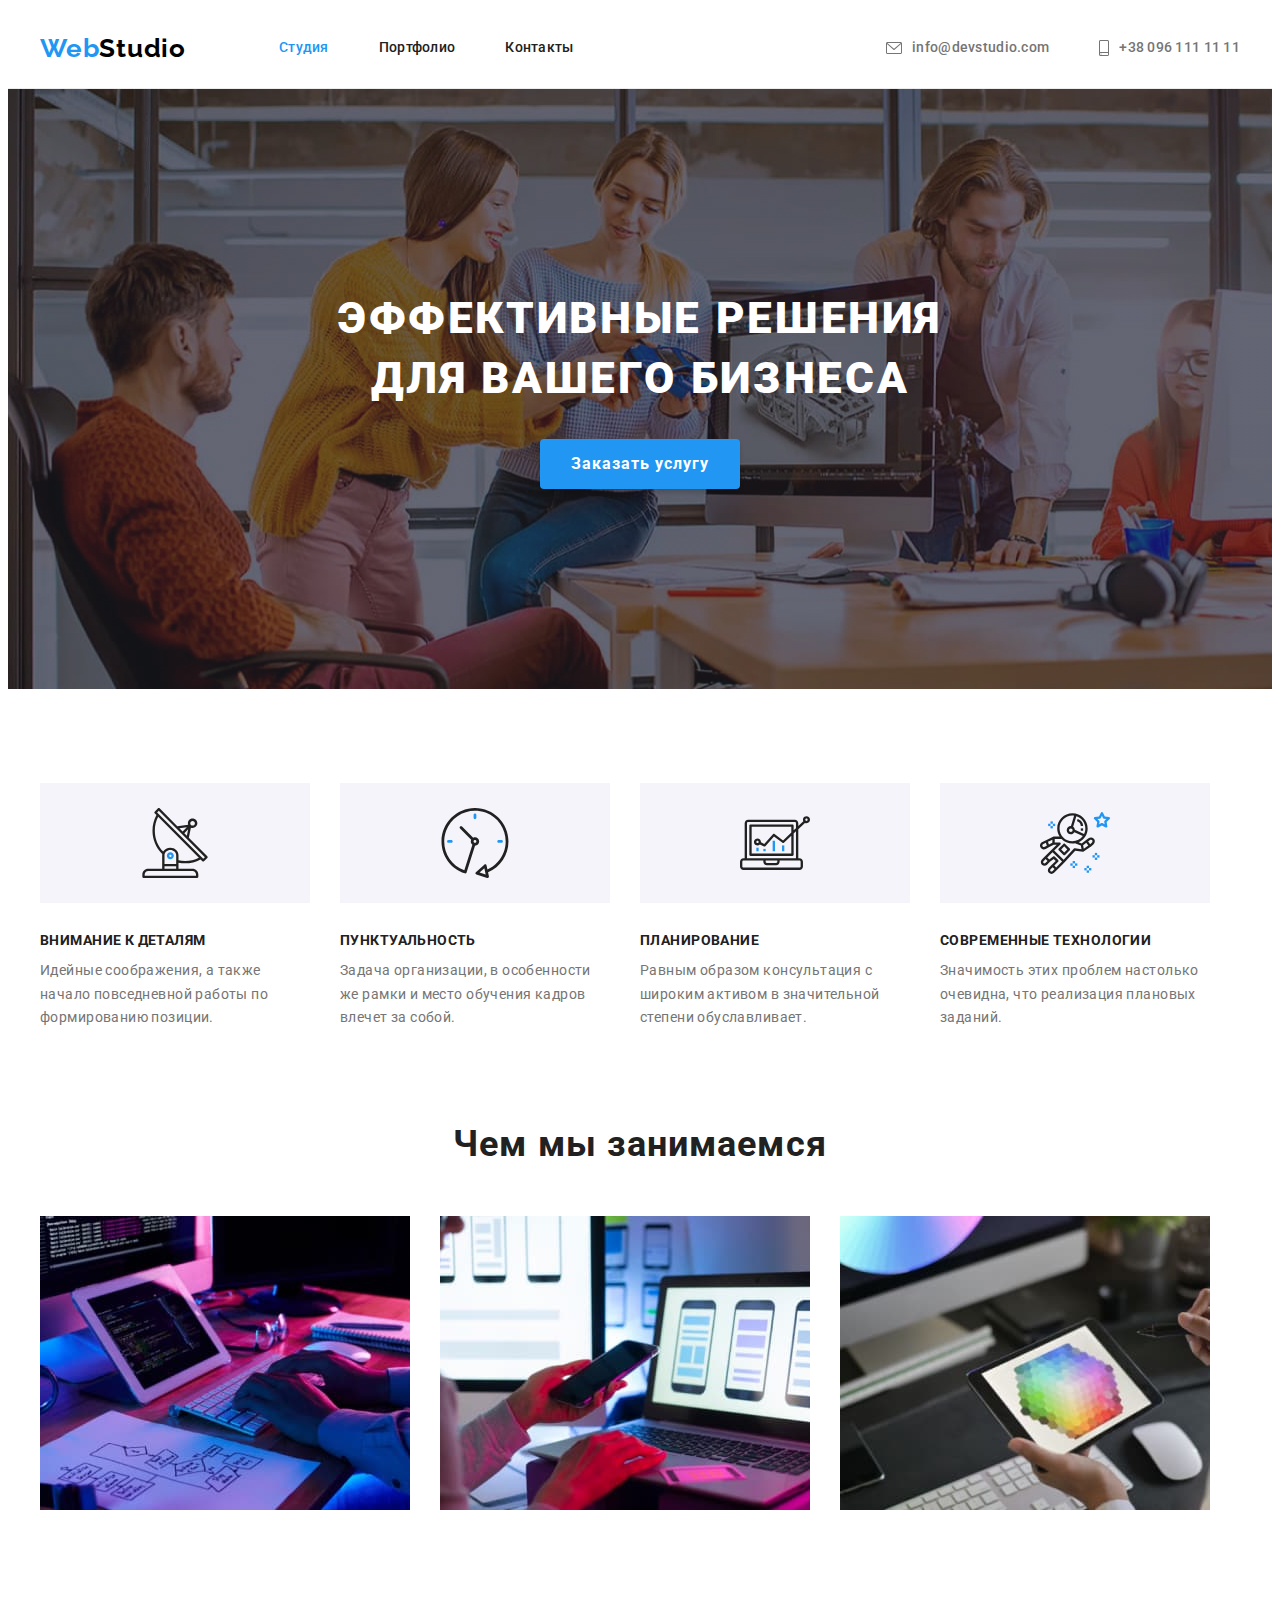
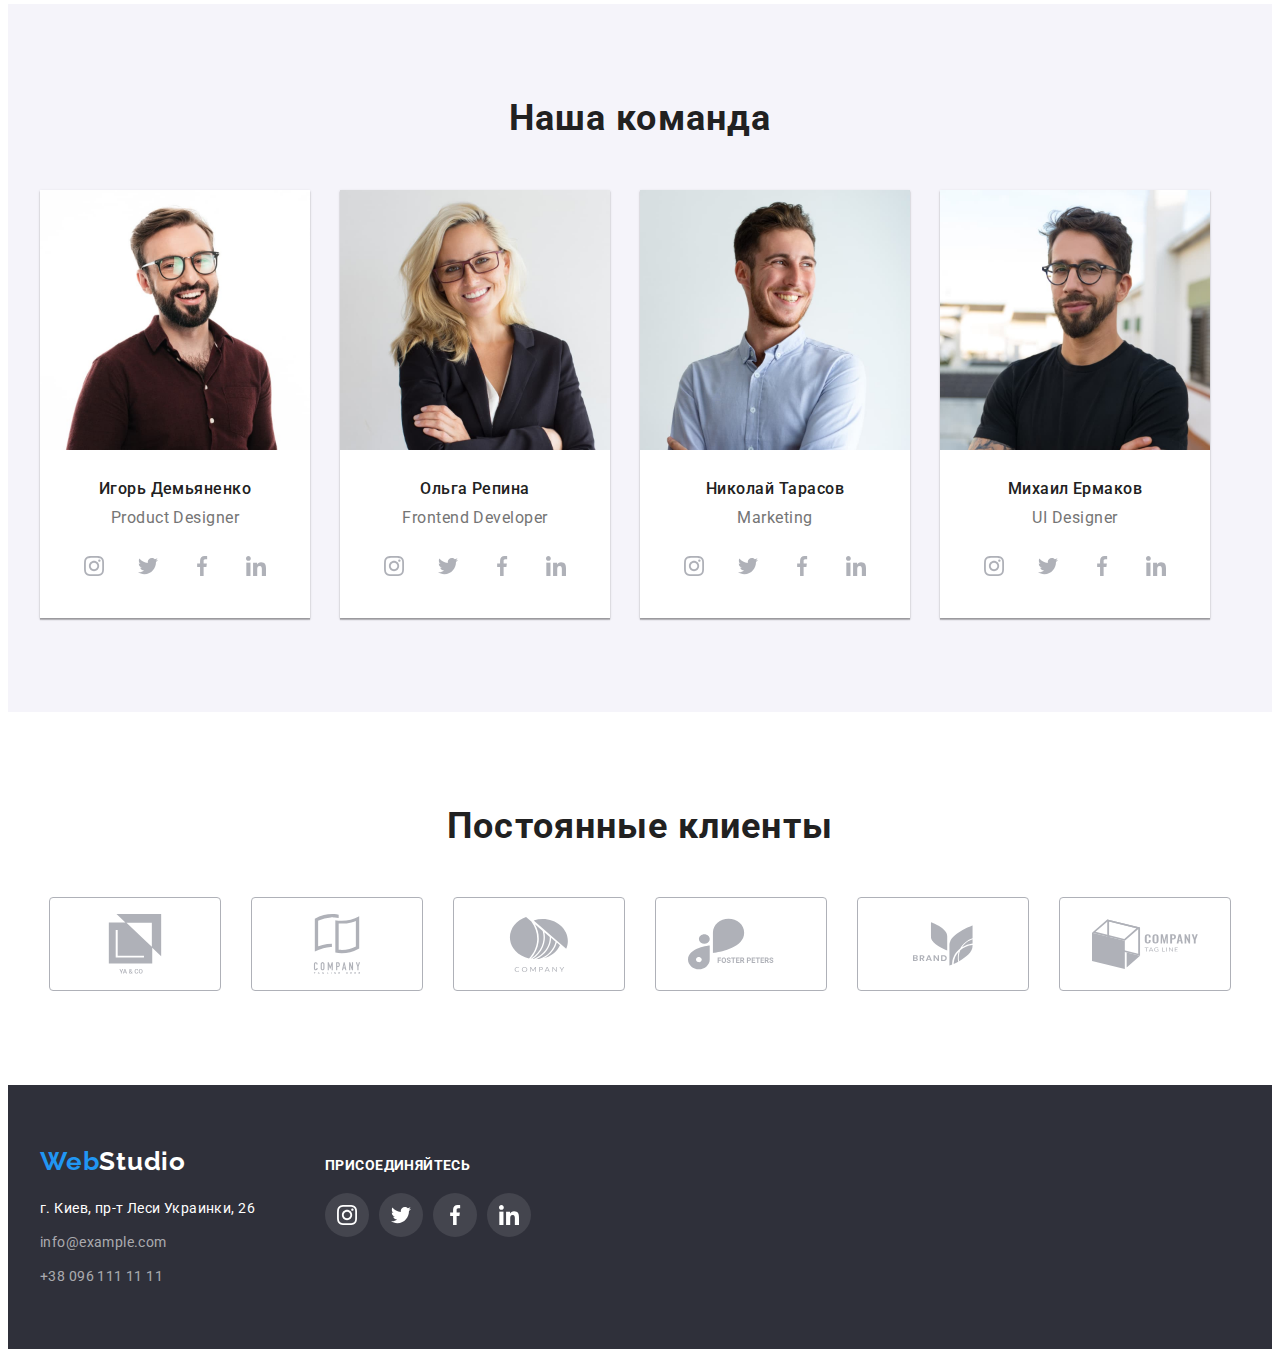
<file: index.html>
<!DOCTYPE html>
<html lang="ru">
  <head>
    <meta charset="UTF-8" />
    <meta http-equiv="X-UA-Compatible" content="IE=edge" />
    <meta name="viewport" content="width=, initial-scale=1.0" />
    <link
      rel="stylesheet"
      href="https://cdnjs.cloudflare.com/ajax/libs/modern-normalize/1.1.0/modern-normalize.min.css"
      integrity="sha512-wpPYUAdjBVSE4KJnH1VR1HeZfpl1ub8YT/NKx4PuQ5NmX2tKuGu6U/JRp5y+Y8XG2tV+wKQpNHVUX03MfMFn9Q=="
      crossorigin="anonymous"
      referrerpolicy="no-referrer"
    />
    <link rel="stylesheet" href="./css/styles.css" />
    <link rel="preconnect" href="https://fonts.googleapis.com" />
    <link rel="preconnect" href="https://fonts.gstatic.com" crossorigin />
    <link
      href="https://fonts.googleapis.com/css2?family=Raleway:wght@700&family=Roboto:wght@400;500;700;900&display=swap"
      rel="stylesheet"
    />
    <title>WebStudio</title>
  </head>
  <body>
    <header class="header">
      <div class="container header-flex">
        <a href="./index.html" class="header-logo"
          ><span class="header-logo-color">Web</span>Studio</a
        >
        <nav class="header-nav">
          <ul class="header-list">
            <li class="header-item">
              <a href="./index.html" class="header-link"
                ><span class="header-link-color">Студия</span></a
              >
            </li>
            <li class="header-item">
              <a href="./portfolio.html" class="header-link">Портфолио</a>
            </li>
            <li class="header-item">
              <a href="" class="header-link">Контакты</a>
            </li>
          </ul>
        </nav>
        <ul class="header-contact-list">
          <li class="header-contact-item">
            <a href="mailto:info@devstudio.com" class="header-contact-mail">
              <svg class="contact-item" width="16px" height="12px">
                <use href="./images/symbol-defs.svg#icon-envelope-hover"></use>
              </svg>
              info@devstudio.com</a
            >
          </li>
          <li class="header-contact-item">
            <a href="tel:+380961111111" class="header-contact-tel"
              ><svg class="contact-item" width="10px" height="16px">
                <use href="./images/symbol-defs.svg#icon-smartphone"></use>
              </svg>
              +38 096 111 11 11</a
            >
          </li>
        </ul>
      </div>
    </header>
    <main>
      <section class="hero">
        <div class="container hero-flex">
          <h1 class="hero-headline">Эффективные решения для вашего бизнеса</h1>
          <button type="button" class="hero-btn">Заказать услугу</button>
        </div>
      </section>
      <section class="softskills">
        <div class="container">
          <ul class="softskills-list">
            <li class="softskills-item">
              <div class="softskills-img">
                <svg class="softskills-icon" width="70px" height="70px">
                  <use href="./images/symbol-defs.svg#icon-antenna"></use>
                </svg>
              </div>
              <h3 class="softskills-headline">Внимание к деталям</h3>
              <p class="softskills-text">
                Идейные соображения, а также начало повседневной работы по
                формированию позиции.
              </p>
            </li>
            <li class="softskills-item">
              <div class="softskills-img">
                <svg class="softskills-icon" width="70px" height="70px">
                  <use href="./images/symbol-defs.svg#icon-clock"></use>
                </svg>
              </div>
              <h3 class="softskills-headline">Пунктуальность</h3>
              <p class="softskills-text">
                Задача организации, в особенности же рамки и место обучения
                кадров влечет за собой.
              </p>
            </li>
            <li class="softskills-item">
              <div class="softskills-img">
                <svg class="softskills-icon" width="70px" height="70px">
                  <use href="./images/symbol-defs.svg#icon-diagram"></use>
                </svg>
              </div>
              <h3 class="softskills-headline">Планирование</h3>
              <p class="softskills-text">
                Равным образом консультация с широким активом в значительной
                степени обуславливает.
              </p>
            </li>
            <li class="softskills-item">
              <div class="softskills-img">
                <svg class="softskills-icon" width="70px" height="70px">
                  <use href="./images/symbol-defs.svg#icon-astronaut"></use>
                </svg>
              </div>
              <h3 class="softskills-headline">Современные технологии</h3>
              <p class="softskills-text">
                Значимость этих проблем настолько очевидна, что реализация
                плановых заданий.
              </p>
            </li>
          </ul>
        </div>
      </section>
      <section class="occupation">
        <div class="container">
          <h2 class="occupation-headline">Чем мы занимаемся</h2>
          <ul class="occupation-list">
            <li class="occupation-item">
              <img
                src="./images/what-we-do1.jpg"
                width="370"
                height="294"
                alt="Чем занимается компания"
              />
            </li>
            <li class="occupation-item">
              <img
                src="./images/what-we-do2.jpg"
                width="370"
                height="294"
                alt="Чем занимается компания"
              />
            </li>
            <li class="occupation-item">
              <img
                src="./images/what-we-do3.jpg"
                width="370"
                height="294"
                alt="Чем занимается компания"
              />
            </li>
          </ul>
        </div>
      </section>
      <section class="team">
        <div class="container">
          <h2 class="team-headline">Наша команда</h2>
          <ul class="team-list">
            <li class="team-item">
              <img
                src="./images/worker1.jpg"
                width="270"
                height="260"
                alt="Работник компании"
              />
              <div class="team-flex">
                <h3 class="team-name">Игорь Демьяненко</h3>
                <p class="team-text">Product Designer</p>
                <ul class="team-soc">
                  <li class="team-soc-item">
                    <a href="" class="team-soc-link">
                      <svg class="team-soc-icon" width="20px" height="20px">
                        <use
                          href="./images/symbol-defs.svg#icon-instagram"
                        ></use>
                      </svg>
                    </a>
                  </li>
                  <li class="team-soc-item">
                    <a href="" class="team-soc-link">
                      <svg class="team-soc-icon" width="20px" height="20px">
                        <use href="./images/symbol-defs.svg#icon-twitter"></use>
                      </svg>
                    </a>
                  </li>
                  <li class="team-soc-item">
                    <a href="" class="team-soc-link">
                      <svg class="team-soc-icon" width="20px" height="20px">
                        <use
                          href="./images/symbol-defs.svg#icon-facebook"
                        ></use>
                      </svg>
                    </a>
                  </li>
                  <li class="team-soc-item">
                    <a href="" class="team-soc-link">
                      <svg class="team-soc-icon" width="20px" height="20px">
                        <use
                          href="./images/symbol-defs.svg#icon-linkedin"
                        ></use>
                      </svg>
                    </a>
                  </li>
                </ul>
              </div>
            </li>
            <li class="team-item">
              <img
                src="./images/worker2.jpg"
                width="270"
                height="260"
                alt="Работник компании"
              />
              <div class="team-flex">
                <h3 class="team-name">Ольга Репина</h3>
                <p class="team-text">Frontend Developer</p>
                <ul class="team-soc">
                  <li class="team-soc-item">
                    <a href="" class="team-soc-link">
                      <svg class="team-soc-icon" width="20px" height="20px">
                        <use
                          href="./images/symbol-defs.svg#icon-instagram"
                        ></use>
                      </svg>
                    </a>
                  </li>
                  <li class="team-soc-item">
                    <a href="" class="team-soc-link">
                      <svg class="team-soc-icon" width="20px" height="20px">
                        <use href="./images/symbol-defs.svg#icon-twitter"></use>
                      </svg>
                    </a>
                  </li>
                  <li class="team-soc-item">
                    <a href="" class="team-soc-link">
                      <svg class="team-soc-icon" width="20px" height="20px">
                        <use
                          href="./images/symbol-defs.svg#icon-facebook"
                        ></use>
                      </svg>
                    </a>
                  </li>
                  <li class="team-soc-item">
                    <a href="" class="team-soc-link">
                      <svg class="team-soc-icon" width="20px" height="20px">
                        <use
                          href="./images/symbol-defs.svg#icon-linkedin"
                        ></use>
                      </svg>
                    </a>
                  </li>
                </ul>
              </div>
            </li>
            <li class="team-item">
              <img
                src="./images/worker3.jpg"
                width="270"
                height="260"
                alt="Работник компании"
              />
              <div class="team-flex">
                <h3 class="team-name">Николай Тарасов</h3>
                <p class="team-text">Marketing</p>
                <ul class="team-soc">
                  <li class="team-soc-item">
                    <a href="" class="team-soc-link">
                      <svg class="team-soc-icon" width="20px" height="20px">
                        <use
                          href="./images/symbol-defs.svg#icon-instagram"
                        ></use>
                      </svg>
                    </a>
                  </li>
                  <li class="team-soc-item">
                    <a href="" class="team-soc-link">
                      <svg class="team-soc-icon" width="20px" height="20px">
                        <use href="./images/symbol-defs.svg#icon-twitter"></use>
                      </svg>
                    </a>
                  </li>
                  <li class="team-soc-item">
                    <a href="" class="team-soc-link">
                      <svg class="team-soc-icon" width="20px" height="20px">
                        <use
                          href="./images/symbol-defs.svg#icon-facebook"
                        ></use>
                      </svg>
                    </a>
                  </li>
                  <li class="team-soc-item">
                    <a href="" class="team-soc-link">
                      <svg class="team-soc-icon" width="20px" height="20px">
                        <use
                          href="./images/symbol-defs.svg#icon-linkedin"
                        ></use>
                      </svg>
                    </a>
                  </li>
                </ul>
              </div>
            </li>
            <li class="team-item">
              <img
                src="./images/worker4.jpg"
                width="270"
                height="260"
                alt="Работник компании"
              />
              <div class="team-flex">
                <h3 class="team-name">Михаил Ермаков</h3>
                <p class="team-text">UI Designer</p>
                <ul class="team-soc">
                  <li class="team-soc-item">
                    <a href="" class="team-soc-link">
                      <svg class="team-soc-icon" width="20px" height="20px">
                        <use
                          href="./images/symbol-defs.svg#icon-instagram"
                        ></use>
                      </svg>
                    </a>
                  </li>
                  <li class="team-soc-item">
                    <a href="" class="team-soc-link">
                      <svg class="team-soc-icon" width="20px" height="20px">
                        <use href="./images/symbol-defs.svg#icon-twitter"></use>
                      </svg>
                    </a>
                  </li>
                  <li class="team-soc-item">
                    <a href="" class="team-soc-link">
                      <svg class="team-soc-icon" width="20px" height="20px">
                        <use
                          href="./images/symbol-defs.svg#icon-facebook"
                        ></use>
                      </svg>
                    </a>
                  </li>
                  <li class="team-soc-item">
                    <a href="" class="team-soc-link">
                      <svg class="team-soc-icon" width="20px" height="20px">
                        <use
                          href="./images/symbol-defs.svg#icon-linkedin"
                        ></use>
                      </svg>
                    </a>
                  </li>
                </ul>
              </div>
            </li>
          </ul>
        </div>
      </section>
      <section class="clients">
        <div class="container">
          <h2 class="clients-headline">Постоянные клиенты</h2>
          <ul class="client-list">
            <li class="client-item">
              <a href="" class="client-link">
                <svg class="client-icon" width="106px" height="60px">
                  <use href="./images/symbol-defs.svg#icon-group-one"></use>
                </svg>
              </a>
            </li>
            <li class="client-item">
              <a href="" class="client-link">
                <svg class="client-icon" width="106px" height="60px">
                  <use href="./images/symbol-defs.svg#icon-group-two"></use>
                </svg>
              </a>
            </li>
            <li class="client-item">
              <a href="" class="client-link">
                <svg class="client-icon" width="106px" height="60px">
                  <use href="./images/symbol-defs.svg#icon-group-three"></use>
                </svg>
              </a>
            </li>
            <li class="client-item">
              <a href="" class="client-link">
                <svg class="client-icon" width="106px" height="60px">
                  <use href="./images/symbol-defs.svg#icon-group-four"></use>
                </svg>
              </a>
            </li>
            <li class="client-item">
              <a href="" class="client-link">
                <svg class="client-icon" width="106px" height="60px">
                  <use href="./images/symbol-defs.svg#icon-group-five"></use>
                </svg>
              </a>
            </li>
            <li class="client-item">
              <a href="" class="client-link">
                <svg class="client-icon" width="106px" height="60px">
                  <use href="./images/symbol-defs.svg#icon-group-six"></use>
                </svg>
              </a>
            </li>
          </ul>
        </div>
      </section>
    </main>
    <footer class="footer">
      <div class="container footer-flex">
        <div class="address-flex">
          <a href="./index.html" class="footer-logo"
            ><span class="header-logo-color">Web</span>Studio</a
          >
          <address class="address">
            <ul class="footer-list">
              <li class="footer-item">
                <a
                  href="https://bit.ly/3pXMvUd"
                  target="_blank"
                  rel="noopener noreferrer"
                  class="map-link"
                  >г. Киев, пр-т Леси Украинки, 26</a
                >
              </li>
              <li class="footer-item">
                <a href="mailto:info@example.com" class="footer-contact-mail"
                  >info@example.com</a
                >
              </li>
              <li class="footer-item">
                <a href="tel:+380961111111" class="footer-contact-tel"
                  >+38 096 111 11 11</a
                >
              </li>
            </ul>
          </address>
        </div>
        <div class="social">
          <h3 class="social-headline">присоединяйтесь</h3>

          <ul class="social-soc">
            <li class="team-soc-item">
              <a href="" class="social-soc-link">
                <svg class="social-soc-icon" width="20px" height="20px">
                  <use href="./images/symbol-defs.svg#icon-instagram"></use>
                </svg>
              </a>
            </li>
            <li class="team-soc-item">
              <a href="" class="social-soc-link">
                <svg class="social-soc-icon" width="20px" height="20px">
                  <use href="./images/symbol-defs.svg#icon-twitter"></use>
                </svg>
              </a>
            </li>
            <li class="team-soc-item">
              <a href="" class="social-soc-link">
                <svg class="social-soc-icon" width="20px" height="20px">
                  <use href="./images/symbol-defs.svg#icon-facebook"></use>
                </svg>
              </a>
            </li>
            <li class="team-soc-item">
              <a href="" class="social-soc-link">
                <svg class="social-soc-icon" width="20px" height="20px">
                  <use href="./images/symbol-defs.svg#icon-linkedin"></use>
                </svg>
              </a>
            </li>
          </ul>
        </div>
      </div>
    </footer>
  </body>
</html>
</file>
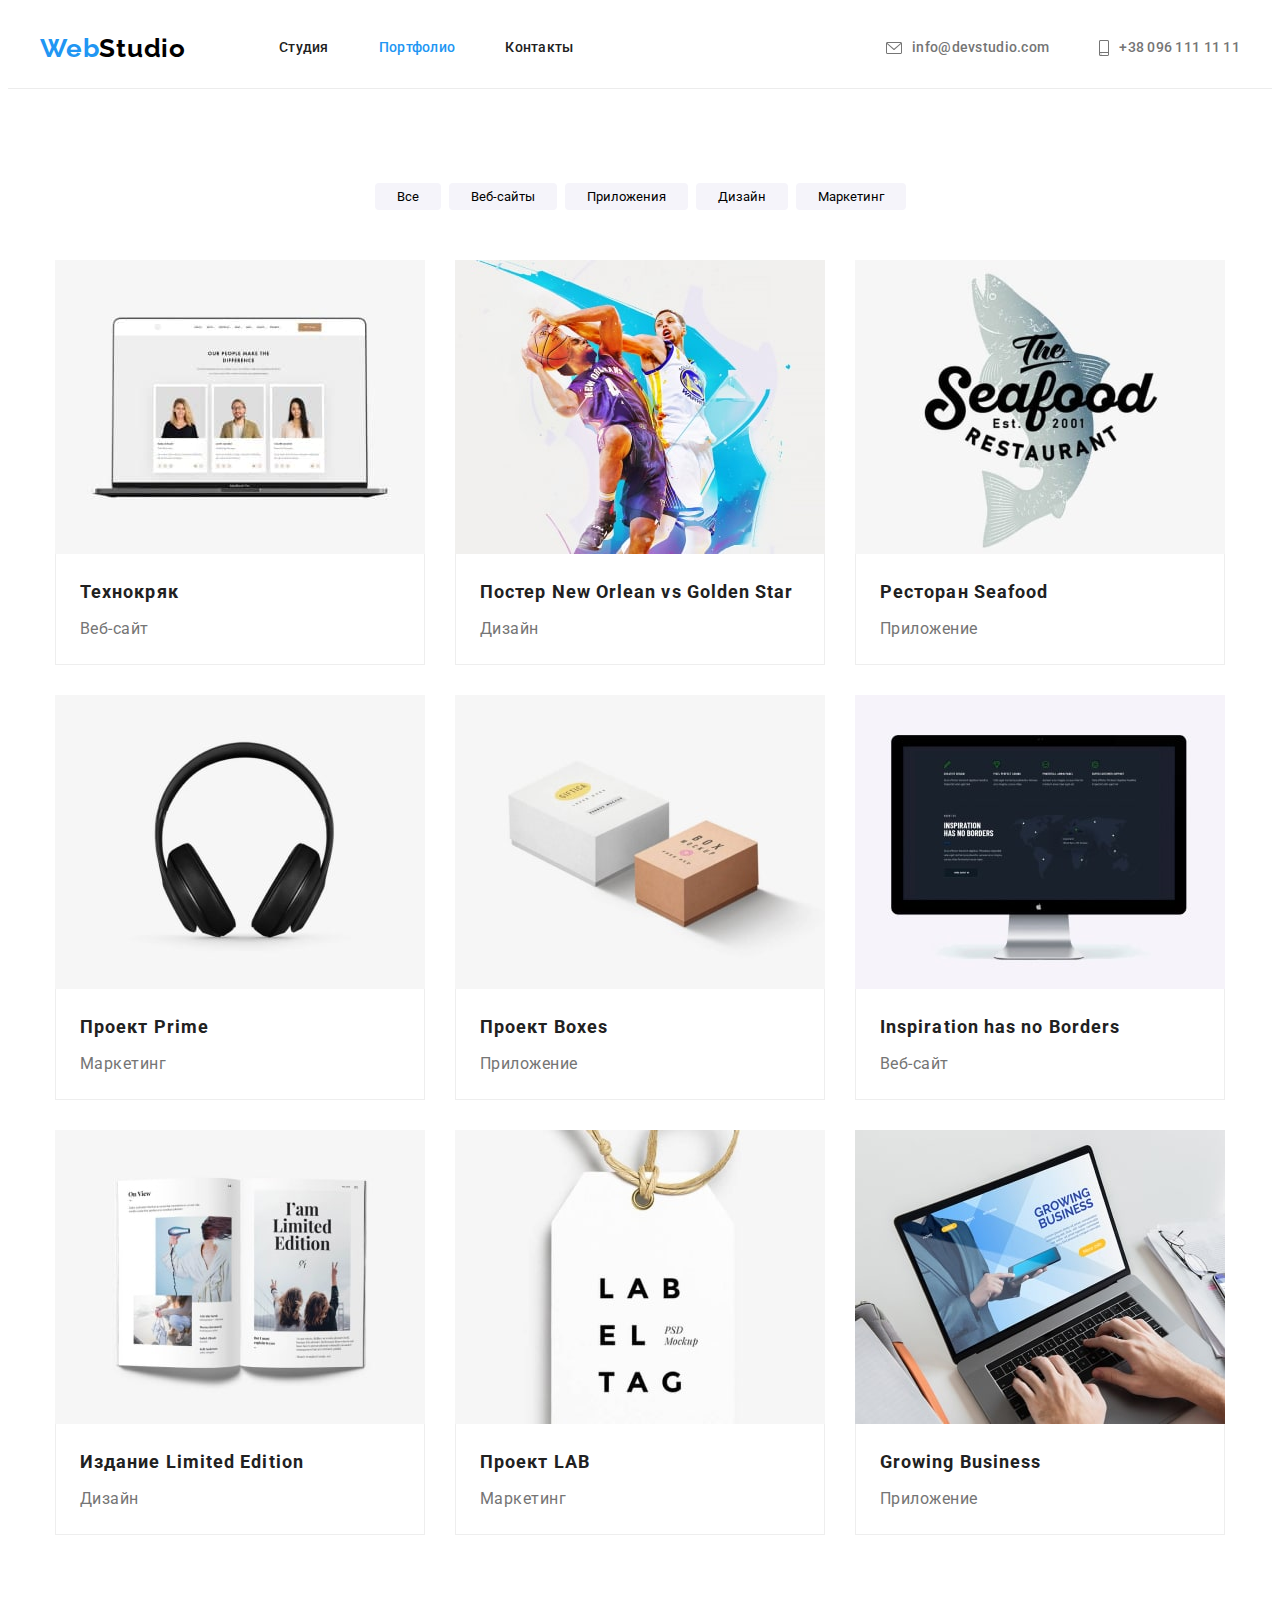
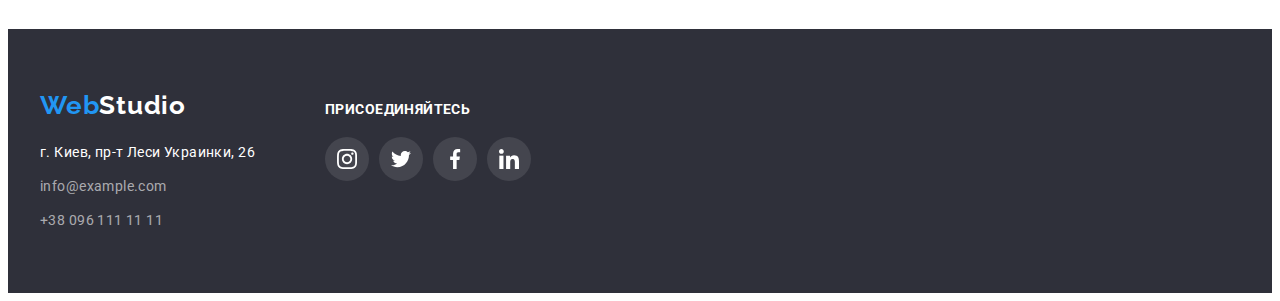
<file: portfolio.html>
<!DOCTYPE html>
<html lang="ru">
  <head>
    <meta charset="UTF-8" />
    <meta http-equiv="X-UA-Compatible" content="IE=edge" />
    <meta name="viewport" content="width=, initial-scale=1.0" />
    <link
      rel="stylesheet"
      href="https://cdnjs.cloudflare.com/ajax/libs/modern-normalize/1.1.0/modern-normalize.min.css"
      integrity="sha512-wpPYUAdjBVSE4KJnH1VR1HeZfpl1ub8YT/NKx4PuQ5NmX2tKuGu6U/JRp5y+Y8XG2tV+wKQpNHVUX03MfMFn9Q=="
      crossorigin="anonymous"
      referrerpolicy="no-referrer"
    />
    <link rel="stylesheet" href="./css/styles.css" />
    <link rel="preconnect" href="https://fonts.googleapis.com" />
    <link rel="preconnect" href="https://fonts.gstatic.com" crossorigin />
    <link
      href="https://fonts.googleapis.com/css2?family=Raleway:wght@700&family=Roboto:wght@400;500;700;900&display=swap"
      rel="stylesheet"
    />
    <title>WebStudio</title>
  </head>
  <body>
    <header class="header">
      <div class="container header-flex">
        <a href="./index.html" class="header-logo"
          ><span class="header-logo-color">Web</span>Studio</a
        >
        <nav class="header-nav">
          <ul class="header-list">
            <li class="header-item">
              <a href="./index.html" class="header-link">Студия</a>
            </li>
            <li class="header-item">
              <a href="./portfolio.html" class="header-link"
                ><span class="header-link-color">Портфолио</span></a
              >
            </li>
            <li class="header-item">
              <a href="" class="header-link">Контакты</a>
            </li>
          </ul>
        </nav>
        <ul class="header-contact-list">
          <li class="header-contact-item">
            <a href="mailto:info@devstudio.com" class="header-contact-mail"
              ><svg class="contact-item" width="16px" height="12px">
                <use href="./images/symbol-defs.svg#icon-envelope-hover"></use>
              </svg>
              info@devstudio.com</a
            >
          </li>
          <li class="header-contact-item">
            <a href="tel:+380961111111" class="header-contact-tel"
              ><svg class="contact-item" width="10px" height="16px">
                <use href="./images/symbol-defs.svg#icon-smartphone"></use>
              </svg>
              +38 096 111 11 11</a
            >
          </li>
        </ul>
      </div>
    </header>
    <main>
      <section class="portfolio">
        <div class="container">
          <ul class="portfolio-nav-list portfolio-flex">
            <li class="portfolio-nav-item">
              <button type="button" class="portfolio-nav-btn">Все</button>
            </li>
            <li class="portfolio-nav-item">
              <button type="button" class="portfolio-nav-btn">Веб-сайты</button>
            </li>
            <li class="portfolio-nav-item">
              <button type="button" class="portfolio-nav-btn">
                Приложения
              </button>
            </li>
            <li class="portfolio-nav-item">
              <button type="button" class="portfolio-nav-btn">Дизайн</button>
            </li>
            <li class="portfolio-nav-item">
              <button type="button" class="portfolio-nav-btn">Маркетинг</button>
            </li>
          </ul>

          <ul class="project-list">
            <li class="project-item">
              <a href="./portfolio.html" class="project-link">
                <img
                  src="./images/project1.jpg"
                  width="370"
                  height="294"
                  alt="Проекты компании"
                />
                <div class="project-flex">
                  <h3 class="project-headline">Технокряк</h3>
                  <p class="project-text">Веб-сайт</p>
                </div>
              </a>
            </li>
            <li class="project-item">
              <a href="./portfolio.html" class="project-link">
                <img
                  src="./images/project2.jpg"
                  width="370"
                  height="294"
                  alt="Проекты компании"
                />
                <div class="project-flex">
                  <h3 class="project-headline">
                    Постер New Orlean vs Golden Star
                  </h3>
                  <p class="project-text">Дизайн</p>
                </div>
              </a>
            </li>
            <li class="project-item">
              <a href="./portfolio.html" class="project-link"
                ><img
                  src="./images/project3.jpg"
                  width="370"
                  height="294"
                  alt="Проекты компании"
                />
                <div class="project-flex">
                  <h3 class="project-headline">Ресторан Seafood</h3>
                  <p class="project-text">Приложение</p>
                </div>
              </a>
            </li>
            <li class="project-item">
              <a href="./portfolio.html" class="project-link"
                ><img
                  src="./images/project4.jpg"
                  width="370"
                  height="294"
                  alt="Проекты компании"
                />
                <div class="project-flex">
                  <h3 class="project-headline">Проект Prime</h3>
                  <p class="project-text">Маркетинг</p>
                </div>
              </a>
            </li>
            <li class="project-item">
              <a href="./portfolio.html" class="project-link"
                ><img
                  src="./images/project5.jpg"
                  width="370"
                  height="294"
                  alt="Проекты компании"
                />
                <div class="project-flex">
                  <h3 class="project-headline">Проект Boxes</h3>
                  <p class="project-text">Приложение</p>
                </div>
              </a>
            </li>
            <li class="project-item">
              <a href="./portfolio.html" class="project-link"
                ><img
                  src="./images/project6.jpg"
                  width="370"
                  height="294"
                  alt="Проекты компании"
                />
                <div class="project-flex">
                  <h3 class="project-headline">Inspiration has no Borders</h3>
                  <p class="project-text">Веб-сайт</p>
                </div>
              </a>
            </li>
            <li class="project-item">
              <a href="./portfolio.html" class="project-link"
                ><img
                  src="./images/project7.jpg"
                  width="370"
                  height="294"
                  alt="Проекты компании"
                />
                <div class="project-flex">
                  <h3 class="project-headline">Издание Limited Edition</h3>
                  <p class="project-text">Дизайн</p>
                </div>
              </a>
            </li>
            <li class="project-item">
              <a href="./portfolio.html" class="project-link"
                ><img
                  src="./images/project8.jpg"
                  width="370"
                  height="294"
                  alt="Проекты компании"
                />
                <div class="project-flex">
                  <h3 class="project-headline">Проект LAB</h3>
                  <p class="project-text">Маркетинг</p>
                </div>
              </a>
            </li>
            <li class="project-item">
              <a href="./portfolio.html" class="project-link"
                ><img
                  src="./images/project9.jpg"
                  width="370"
                  height="294"
                  alt="Проекты компании"
                />
                <div class="project-flex">
                  <h3 class="project-headline">Growing Business</h3>
                  <p class="project-text">Приложение</p>
                </div>
              </a>
            </li>
          </ul>
        </div>
      </section>
    </main>
    <footer class="footer">
      <div class="container footer-flex">
        <div class="address-flex">
          <a href="./index.html" class="footer-logo"
            ><span class="header-logo-color">Web</span>Studio</a
          >
          <address class="address">
            <ul class="footer-list">
              <li class="footer-item">
                <a
                  href="https://bit.ly/3pXMvUd"
                  target="_blank"
                  rel="noopener noreferrer"
                  class="map-link"
                  >г. Киев, пр-т Леси Украинки, 26</a
                >
              </li>
              <li class="footer-item">
                <a href="mailto:info@example.com" class="footer-contact-mail"
                  >info@example.com</a
                >
              </li>
              <li class="footer-item">
                <a href="tel:+380961111111" class="footer-contact-tel"
                  >+38 096 111 11 11</a
                >
              </li>
            </ul>
          </address>
        </div>
        <section class="social">
          <h3 class="social-headline">присоединяйтесь</h3>

          <ul class="social-soc">
            <li class="team-soc-item">
              <a href="" class="social-soc-link">
                <svg class="social-soc-icon" width="20px" height="20px">
                  <use href="./images/symbol-defs.svg#icon-instagram"></use>
                </svg>
              </a>
            </li>
            <li class="team-soc-item">
              <a href="" class="social-soc-link">
                <svg class="social-soc-icon" width="20px" height="20px">
                  <use href="./images/symbol-defs.svg#icon-twitter"></use>
                </svg>
              </a>
            </li>
            <li class="team-soc-item">
              <a href="" class="social-soc-link">
                <svg class="social-soc-icon" width="20px" height="20px">
                  <use href="./images/symbol-defs.svg#icon-facebook"></use>
                </svg>
              </a>
            </li>
            <li class="team-soc-item">
              <a href="" class="social-soc-link">
                <svg class="social-soc-icon" width="20px" height="20px">
                  <use href="./images/symbol-defs.svg#icon-linkedin"></use>
                </svg>
              </a>
            </li>
          </ul>
        </section>
      </div>
    </footer>
  </body>
</html>
</file>
<file: css/styles.css>
body {
  font-family: "Roboto", sans-serif;
  color: #212121;
}

.container {
  width: 1200px;
  margin-left: auto;
  margin-right: auto;
  padding-left: 15px;
  padding-right: 15px;
}

/* Змінні */
:root {
  --first-text-color: #2196f3;
  --second-text-color: #757575;
  --third-text-color: #ffffff;
  --first-background-color: #2f303a;
  --second-background-color: #f5f4fa;
  --first-button-color: #2196f3;
  --second-button-color: #f5f4fa;
}

p,
h1,
h2,
h3,
h4,
h5,
h6 {
  margin: 0;
}

img {
  display: block;
  max-width: 100%;
  height: auto;
}

ul {
  margin: 0;
  padding-left: 0;
}

/* Header */
.header {
  display: flex;
  border-bottom: 1px solid #ececec;
}
section {
  padding-top: 94px;
  padding-bottom: 94px;
}
.header-logo {
  font-family: "Raleway";
  font-style: normal;
  font-weight: 700;
  font-size: 26px;
  line-height: 1.19;
  color: black;
  letter-spacing: 0.03em;
  margin-right: 93px;
}
.header-logo-color {
  color: var(--first-text-color);
}

.header-flex {
  display: flex;
  align-items: center;
}
.header-nav {
}
.header-list {
  display: flex;
  column-gap: 50px;
}
.header-item {
}
.header-link {
  display: block;
  color: #212121;
  font-style: normal;
  font-weight: 500;
  font-size: 14px;
  line-height: 1.14;
  letter-spacing: 0.02em;
  padding-top: 32px;
  padding-bottom: 32px;
}
.header-link:hover,
.header-link:focus {
  color: var(--first-text-color);
}
.header-link-color {
  color: var(--first-text-color);
}
.header-contact-list {
  display: flex;
  margin-left: auto;
  align-items: center;
}
.header-contact-item {
  margin-right: 50px;
}
.header-contact-item:last-child {
  margin-right: 0;
}
.header-contact-mail {
  color: var(--second-text-color);
  font-style: normal;
  font-weight: 500;
  font-size: 14px;
  line-height: 1.14;
  letter-spacing: 0.02em;
  padding-top: 32px;
  padding-bottom: 32px;
  display: flex;
  align-items: center;
}
.header-contact-mail:hover,
.header-contact-mail:focus {
  color: var(--first-text-color);
}
.contact-item {
  margin-right: 10px;
  fill: currentColor;
  padding: 0;
}
.header-contact-tel {
  color: var(--second-text-color);
  font-style: normal;
  font-weight: 500;
  font-size: 14px;
  line-height: 1.14;
  letter-spacing: 0.02em;
  padding-top: 32px;
  padding-bottom: 32px;
  display: flex;
  align-items: center;
}
.header-contact-tel:hover,
.header-contact-tel:focus {
  color: var(--first-text-color);
}
/* Hero */
.hero {
  background-image: linear-gradient(
      rgba(47, 48, 58, 0.4),
      rgba(47, 48, 58, 0.4)
    ),
    url(../images/hero-background.jpg);
  background-repeat: no-repeat;
  max-width: 1600px;
  padding-top: 200px;
  padding-bottom: 200px;
  margin: auto;
}
.hero-flex {
  text-align: center;
}
.hero-headline {
  width: 696px;
  text-transform: uppercase;
  color: var(--third-text-color);
  font-weight: 900;
  font-size: 44px;
  line-height: 1.36;
  letter-spacing: 0.06em;
  margin: auto;
  margin-bottom: 30px;
}
.hero-btn {
  width: 200px;
  height: 50px;
  box-shadow: 0px 4px 4px rgba(0, 0, 0, 0.15);
  background-color: var(--first-button-color);
  border: 0;
  border-radius: 4px;
  cursor: pointer;
  color: var(--third-text-color);
  font-family: "Roboto";
  font-style: normal;
  font-weight: 700;
  font-size: 16px;
  line-height: 1.87;
  letter-spacing: 0.06em;
}

.hero-btn:hover {
  background: #188ce8;
}
/* Softskills */
.softskills {
  padding-bottom: 0;
}
.softskills-list {
  display: flex;
  column-gap: 30px;
}
.softskills-item {
  width: 270px;
}
.softskills-headline {
  text-transform: uppercase;
  font-weight: 700;
  font-size: 14px;
  line-height: 1.14;
  letter-spacing: 0.03em;
  margin-bottom: 10px;
}
.softskills-text {
  color: var(--second-text-color);
  font-size: 14px;
  line-height: 1.71;
  letter-spacing: 0.03em;
}
.softskills-img {
  width: 270px;
  height: 120px;
  background-color: #f5f4fa;
  margin-bottom: 30px;
  display: flex;
  align-items: center;
  justify-content: center;
}
/* Occupation */
.occupation {
}
.occupation-headline {
  font-weight: 700;
  font-size: 36px;
  line-height: 1.16;
  letter-spacing: 0.03em;
  margin-bottom: 50px;
  text-align: center;
}
.occupation-list {
  display: flex;
  column-gap: 30px;
}
.occupation-item {
}
/* Team */
.team {
  background-color: var(--second-background-color);
}
.team-flex {
  background-color: #fff;
  padding-top: 30px;
  padding-bottom: 30px;
}
.team-soc {
  display: flex;
  justify-content: center;
  gap: 10px;
  background-color: #fff;
}
.team-soc-link {
  width: 44px;
  height: 44px;
  background-color: #fff;
  border-radius: 50%;
  display: flex;
  align-items: center;
  justify-content: center;
  color: #afb1b8;
}
.team-soc-link:hover,
.team-soc-link:focus {
  background-color: #2196f3;
  color: #fff;
}
.team-soc-icon {
  fill: currentColor;
}
.team-headline {
  font-weight: 700;
  font-size: 36px;
  line-height: 1.16;
  letter-spacing: 0.03em;
  margin-bottom: 50px;
  text-align: center;
}
.team-list {
  display: flex;
  column-gap: 30px;
}
.team-item {
  box-shadow: 0px 1px 3px rgba(0, 0, 0, 0.12), 0px 1px 1px rgba(0, 0, 0, 0.14),
    0px 2px 1px rgba(0, 0, 0, 0.2);
  text-align: center;
}
.team-name {
  font-weight: 500;
  font-size: 16px;
  line-height: 1.18;
  letter-spacing: 0.03em;
  margin-bottom: 10px;
}
.team-text {
  color: var(--second-text-color);
  font-size: 16px;
  line-height: 1.18;
  letter-spacing: 0.03em;
  margin-bottom: 16px;
}
/* Footer */
.footer {
  background-color: var(--first-background-color);
  padding-top: 60px;
  padding-bottom: 60px;
}
.footer-flex {
  display: flex;
  align-items: baseline;
}
.address-flex {
  margin-right: 70px;
}
.footer-logo {
  color: var(--third-text-color);
  font-family: "Raleway";
  font-style: normal;
  font-weight: 700;
  font-size: 26px;
  line-height: 1.19;
  letter-spacing: 0.03em;
}
.address {
  margin-top: 20px;
}
.footer-list {
}
.footer-item {
  margin-bottom: 10px;
}
.footer-item:last-child {
  margin-bottom: 0px;
}
.map-link {
  color: var(--third-text-color);
  font-style: normal;
  font-size: 14px;
  line-height: 1.71;
  letter-spacing: 0.03em;
}
.map-link:hover,
.map-link:focus {
  color: var(--first-text-color);
}
.footer-contact-mail {
  color: rgba(255, 255, 255, 0.6);
  font-style: normal;
  font-size: 14px;
  line-height: 1.71;
  letter-spacing: 0.03em;
}
.footer-contact-mail:hover,
.footer-contact-mail:focus {
  color: var(--first-text-color);
}
.footer-contact-tel {
  color: rgba(255, 255, 255, 0.6);
  font-style: normal;
  font-size: 14px;
  line-height: 1.71;
  letter-spacing: 0.03em;
}
.footer-contact-tel:hover,
.footer-contact-tel:focus {
  color: var(--first-text-color);
}
/* Portfolio */
.portfolio {
}
.portfolio-flex {
}
.portfolio-nav-list {
  display: flex;
  column-gap: 8px;
  margin: auto;
  margin-bottom: 50px;
}
.portfolio-flex {
  justify-content: center;
}
.portfolio-nav-item {
  font-weight: 500;
  font-size: 16px;
  line-height: 1.62;
  letter-spacing: 0.03em;
}
.portfolio-nav-item:hover,
.portfolio-nav-item:focus {
  box-shadow: 0px 3px 1px rgba(0, 0, 0, 0.1), 0px 1px 2px rgba(0, 0, 0, 0.08),
    0px 2px 2px rgba(0, 0, 0, 0.12);
}
.portfolio-nav-btn {
  background: var(--second-button-color);
  border: 0;
  border-radius: 4px;
  font-family: inherit;
  font-style: normal;

  padding: 6px 22px;
}
.portfolio-nav-btn:hover {
  background: var(--first-button-color);
  color: #ffffff;
  cursor: pointer;
}
.project-list {
  display: flex;
  flex-wrap: wrap;
  justify-content: center;
  gap: 30px;
}
.project-flex {
  border-left: 1px solid #eeeeee;
  border-right: 1px solid #eeeeee;
  border-bottom: 1px solid #eeeeee;
  padding: 20px 24px;
}
.project-item {
  width: 370px;
}
.project-link {
  display: block;
}

.project-link:hover,
.project-link:focus {
  box-shadow: 0px 1px 1px rgba(0, 0, 0, 0.12), 0px 4px 4px rgba(0, 0, 0, 0.06),
    1px 4px 6px rgba(0, 0, 0, 0.16);
}
.project-headline {
  color: #212121;
  font-style: normal;
  font-weight: 700;
  font-size: 18px;
  line-height: 2;
  letter-spacing: 0.06em;
  margin-bottom: 4px;
}
.project-text {
  color: var(--second-text-color);
  font-size: 16px;
  line-height: 1.88;
  letter-spacing: 0.03em;
}

.clients {
}
.client-list {
  display: flex;
  justify-content: center;
  gap: 30px;
}

.clients-headline {
  font-weight: 700;
  font-size: 36px;
  line-height: 1.16;
  text-align: center;
  letter-spacing: 0.03em;
  margin-bottom: 50px;
}
.client-item {
  border: 1px solid #afb1b8;
  border-radius: 4px;
}
.client-item:hover,
.client-item:focus {
  border: 1px solid #2196f3;
  border-radius: 4px;
}
.client-link {
  color: #afb1b8;
  display: flex;
  align-items: center;
  justify-content: center;
  width: 170px;
  height: 92px;
}
.client-link:hover,
.client-link:focus {
  color: #2196f3;
}
.client-icon {
  fill: currentColor;
}

.social {
  padding-top: 12px;
  padding-bottom: 0px;
  text-align: baseline;
}
.social-headline {
  font-weight: 700;
  font-size: 14px;
  line-height: 16px;
  letter-spacing: 0.03em;
  text-transform: uppercase;
  color: var(--third-text-color);
  margin-bottom: 20px;
}
.social-soc {
  display: flex;
  justify-content: center;
  gap: 10px;
  background-color: #2f303a;
}
.social-soc-link {
  width: 44px;
  height: 44px;
  background-color: rgba(255, 255, 255, 0.1);
  border-radius: 50%;
  display: flex;
  align-items: center;
  justify-content: center;
  color: #fff;
}
.social-soc-link:hover,
.social-soc-link:focus {
  background-color: #2196f3;
  color: #fff;
}
.social-soc-icon {
  fill: currentColor;
}
.header-item,
.header-contact-item,
.softskills-item,
.occupation-item,
.team-item,
.footer-item,
.portfolio-nav-item,
.project-item,
.team-soc-item,
.client-item {
  list-style-type: none;
}

.header-link,
.header-contact-mail,
.header-contact-tel,
.header-logo,
.footer-logo,
.map-link,
.contact-icon-link,
.footer-contact-mail,
.footer-contact-tel,
.project-link {
  text-decoration: none;
}
</file>
